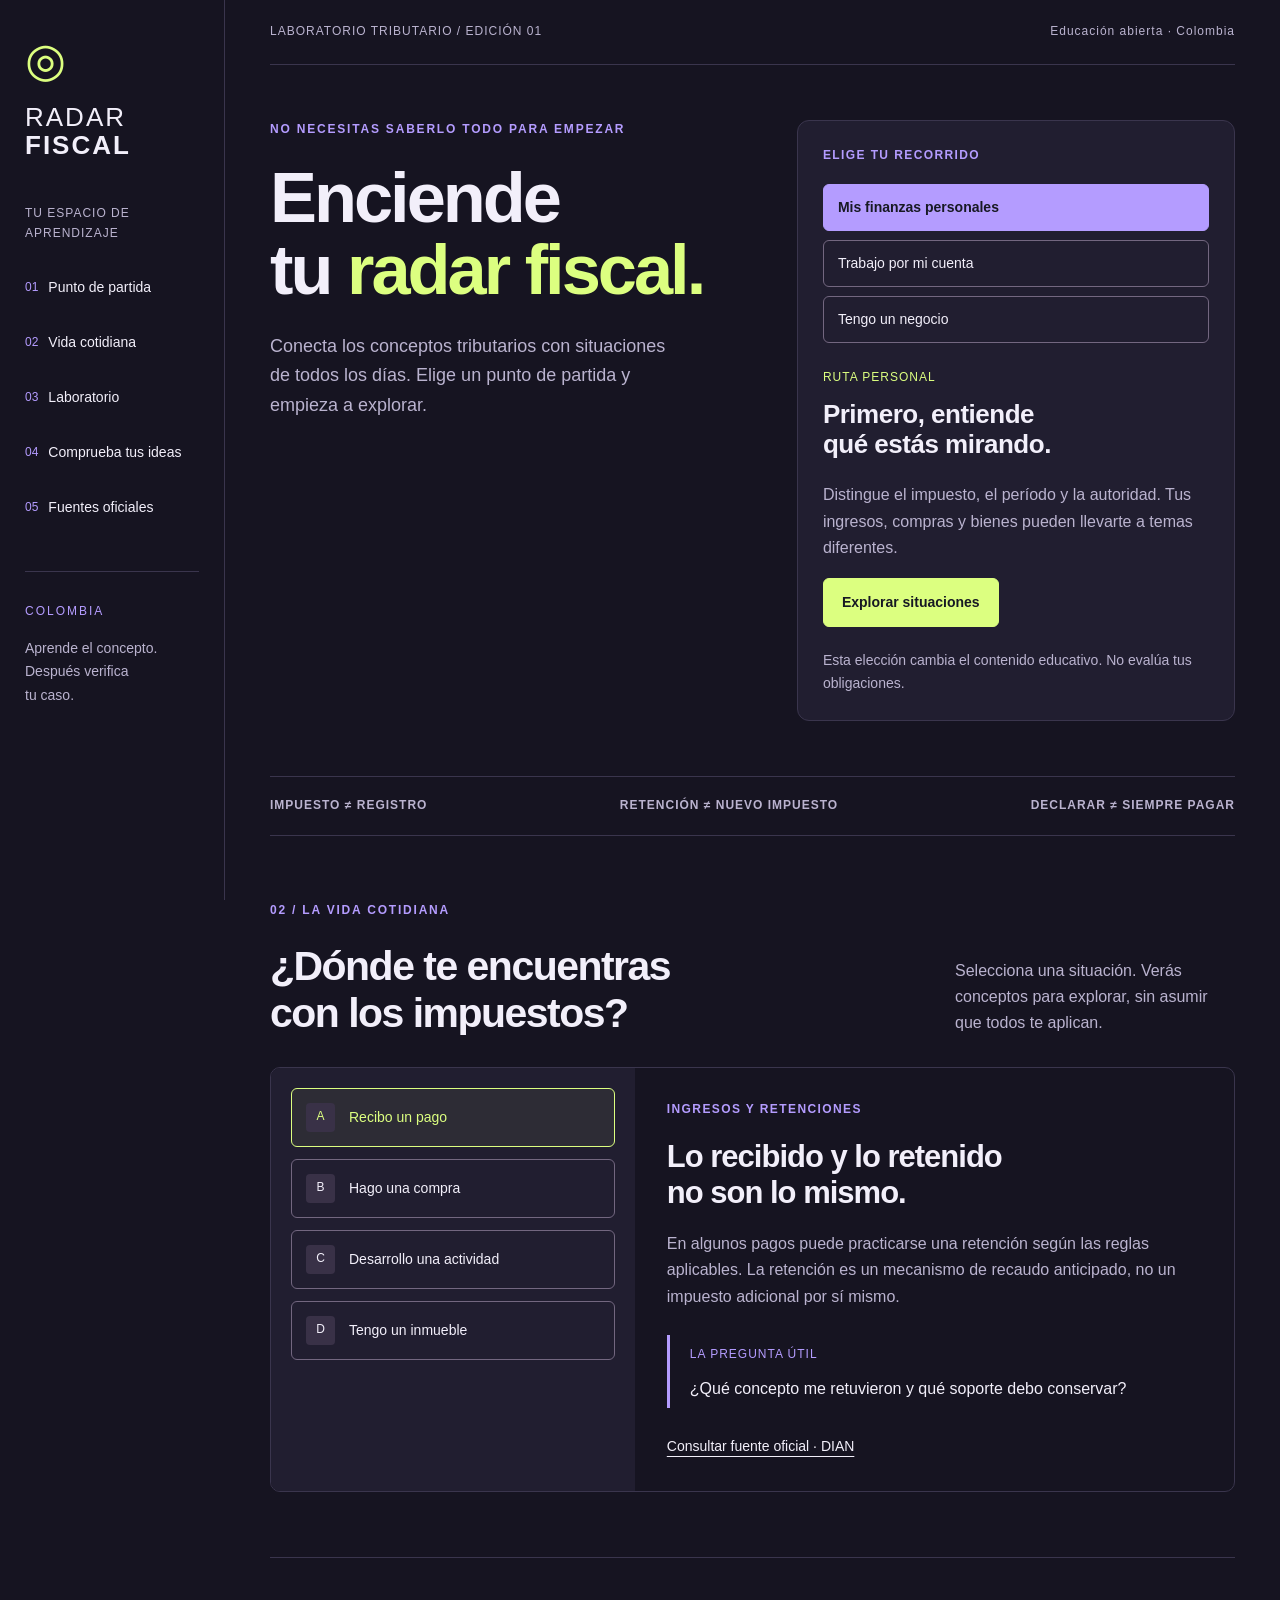
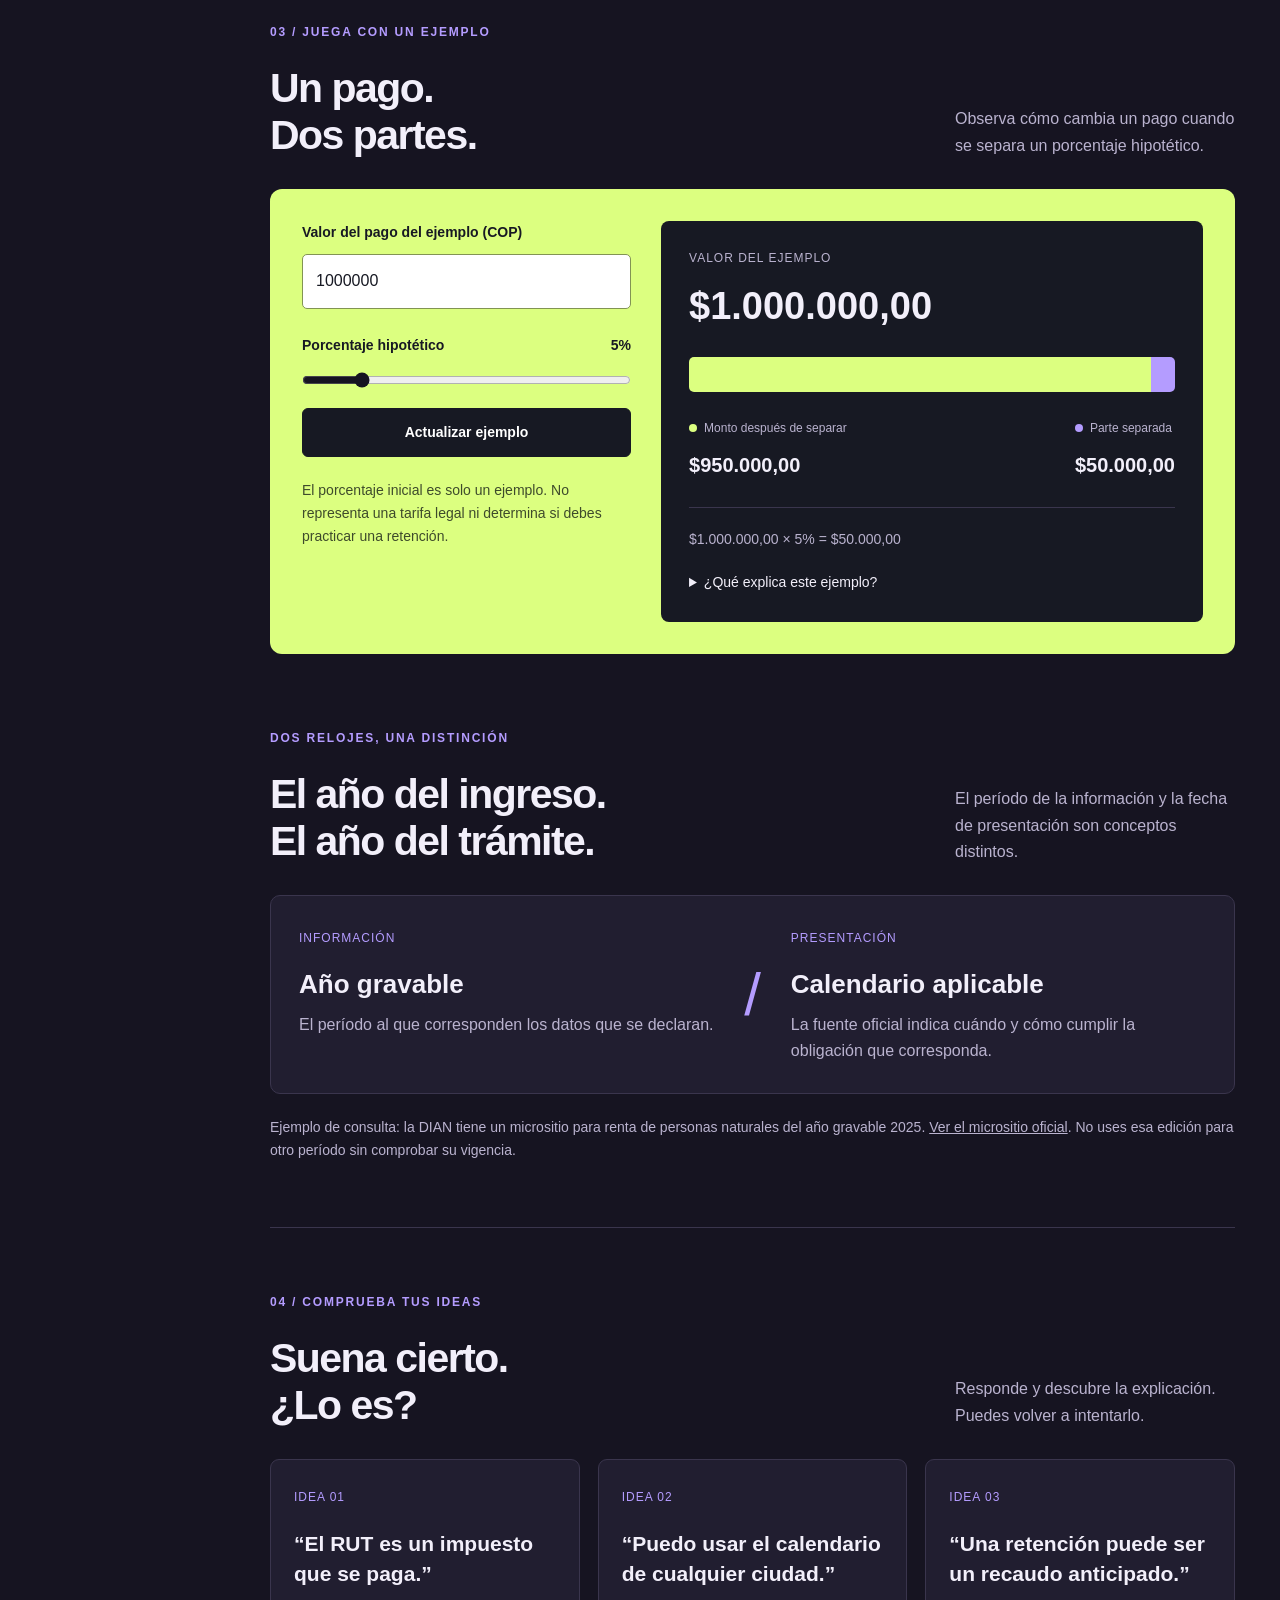
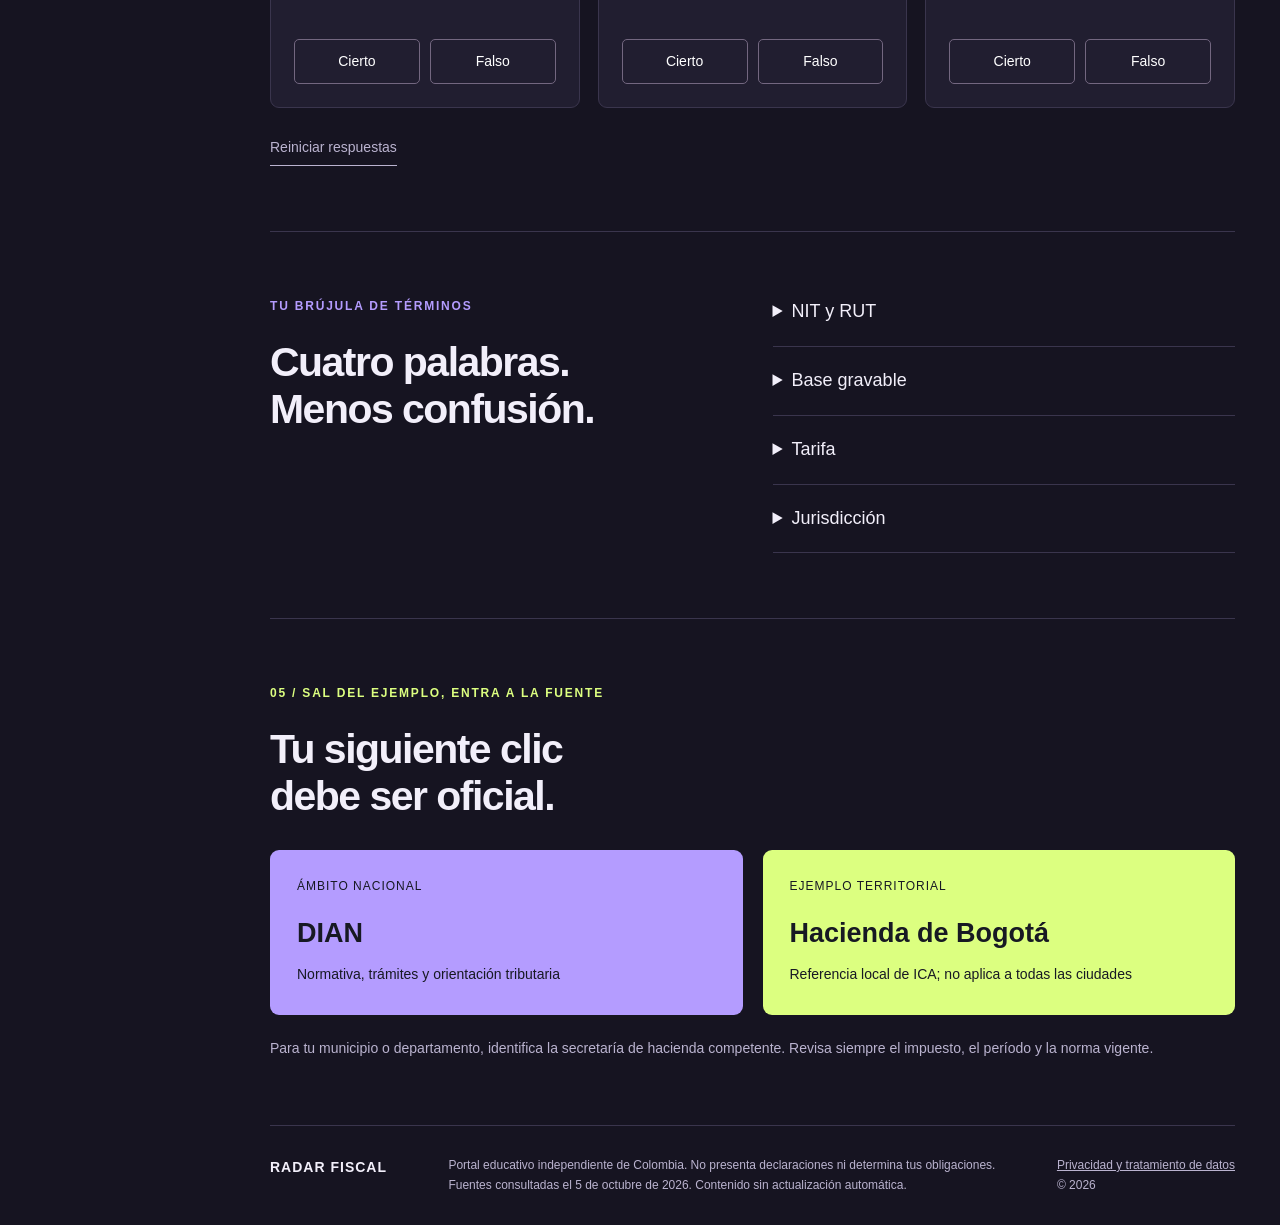
<file: index.html>
<!doctype html>
<html lang="es"><head><meta charset="utf-8"><meta name="viewport" content="width=device-width,initial-scale=1"><title>Radar Fiscal — Aprende a leer tus impuestos</title><meta name="description" content="Un laboratorio educativo sobre impuestos de Colombia: situaciones cotidianas, lecciones breves y ejemplos interactivos."><meta name="theme-color" content="#161421"><link rel="stylesheet" href="estilos.css"><link rel="icon" href="favicon.svg" type="image/svg+xml"><script src="script.js" defer></script></head>
<body><a class="skip" href="#contenido">Saltar al contenido</a><div class="site-shell"><aside class="sidebar"><a class="brand" href="index.html"><span class="brand-symbol" aria-hidden="true">◎</span>RADAR<br><strong>FISCAL</strong></a><p class="sidebar-label">TU ESPACIO DE APRENDIZAJE</p><button id="menu" aria-controls="navigation" aria-expanded="false">Explorar menú</button><nav id="navigation" aria-label="Principal"><a href="#inicio"><span>01</span> Punto de partida</a><a href="#situaciones"><span>02</span> Vida cotidiana</a><a href="#laboratorio"><span>03</span> Laboratorio</a><a href="#ideas"><span>04</span> Comprueba tus ideas</a><a href="#fuentes"><span>05</span> Fuentes oficiales</a></nav><div class="sidebar-note"><span>COLOMBIA</span><p>Aprende el concepto.<br>Después verifica<br>tu caso.</p></div></aside>
<main id="contenido"><header class="topbar"><span>LABORATORIO TRIBUTARIO / EDICIÓN 01</span><span>Educación abierta · Colombia</span></header>
<section id="inicio" class="intro"><div class="intro-title"><p class="eyebrow">NO NECESITAS SABERLO TODO PARA EMPEZAR</p><h1>Enciende<br>tu <em>radar fiscal.</em></h1><p>Conecta los conceptos tributarios con situaciones de todos los días. Elige un punto de partida y empieza a explorar.</p></div><div class="starter"><span class="module-label">ELIGE TU RECORRIDO</span><div class="path-options" role="group" aria-label="Recorrido educativo"><button data-path="personal" class="selected" aria-pressed="true">Mis finanzas personales</button><button data-path="independiente" aria-pressed="false">Trabajo por mi cuenta</button><button data-path="negocio" aria-pressed="false">Tengo un negocio</button></div><div id="path-result" aria-live="polite"><p class="path-label" id="path-label">RUTA PERSONAL</p><h2 id="path-title">Primero, entiende<br>qué estás mirando.</h2><p id="path-description">Distingue el impuesto, el período y la autoridad. Tus ingresos, compras y bienes pueden llevarte a temas diferentes.</p><a class="lime-button" href="#situaciones">Explorar situaciones</a></div><p class="fine">Esta elección cambia el contenido educativo. No evalúa tus obligaciones.</p></div></section>
<div class="concept-band"><span>IMPUESTO ≠ REGISTRO</span><span>RETENCIÓN ≠ NUEVO IMPUESTO</span><span>DECLARAR ≠ SIEMPRE PAGAR</span></div>
<section id="situaciones" class="section"><div class="section-head"><div><p class="eyebrow">02 / LA VIDA COTIDIANA</p><h2>¿Dónde te encuentras<br>con los impuestos?</h2></div><p>Selecciona una situación. Verás conceptos para explorar, sin asumir que todos te aplican.</p></div><div class="scenario-board"><div class="scenario-menu" role="group" aria-label="Situaciones para explorar"><button data-scenario="pago" class="selected" aria-pressed="true"><span>A</span> Recibo un pago</button><button data-scenario="compra" aria-pressed="false"><span>B</span> Hago una compra</button><button data-scenario="actividad" aria-pressed="false"><span>C</span> Desarrollo una actividad</button><button data-scenario="inmueble" aria-pressed="false"><span>D</span> Tengo un inmueble</button></div><article class="scenario-content" aria-live="polite"><p class="module-label" id="scenario-label">INGRESOS Y RETENCIONES</p><h3 id="scenario-title">Lo recibido y lo retenido<br>no son lo mismo.</h3><p id="scenario-description">En algunos pagos puede practicarse una retención según las reglas aplicables. La retención es un mecanismo de recaudo anticipado, no un impuesto adicional por sí mismo.</p><div class="question-block"><span>LA PREGUNTA ÚTIL</span><p id="scenario-question">¿Qué concepto me retuvieron y qué soporte debo conservar?</p></div><a id="scenario-source" href="https://normograma.dian.gov.co/dian/compilacion/docs/oficio_dian_906765_2022.htm" target="_blank" rel="noopener noreferrer">Consultar fuente oficial · DIAN</a></article></div></section>
<section id="laboratorio" class="section lab"><div class="section-head"><div><p class="eyebrow">03 / JUEGA CON UN EJEMPLO</p><h2>Un pago.<br>Dos partes.</h2></div><p>Observa cómo cambia un pago cuando se separa un porcentaje hipotético.</p></div><div class="lab-grid"><form id="lab-form"><label for="gross">Valor del pago del ejemplo (COP)</label><input type="number" id="gross" value="1000000" min="0" max="1000000000000" step="0.01" required><label for="rate">Porcentaje hipotético <output id="rate-label" for="rate">5%</output></label><input id="rate" type="range" min="0" max="30" value="5" step="0.5"><button class="lime-button" type="submit">Actualizar ejemplo</button><p class="fine">El porcentaje inicial es solo un ejemplo. No representa una tarifa legal ni determina si debes practicar una retención.</p><p id="lab-error" role="alert" hidden></p></form><div class="lab-result" id="lab-result" aria-live="polite" aria-atomic="true"><div class="amount-head"><span>VALOR DEL EJEMPLO</span><strong id="gross-result">$1.000.000,00</strong></div><div class="split-bar" aria-hidden="true"><span id="net-bar" style="width:95%"></span><span id="tax-bar" style="width:5%"></span></div><div class="split-values"><div><span class="legend-line net">Monto después de separar</span><strong id="net-result">$950.000,00</strong></div><div><span class="legend-line tax">Parte separada</span><strong id="tax-result">$50.000,00</strong></div></div><p id="lab-equation">$1.000.000,00 × 5% = $50.000,00</p><details><summary>¿Qué explica este ejemplo?</summary><p>La aritmética de separar una parte de un pago. En una operación real hay que verificar concepto, base, tarifa, calidad de las partes y reglas del período. El ejercicio no calcula una obligación.</p></details></div></div></section>
<section class="section timeline"><div class="section-head"><div><p class="eyebrow">DOS RELOJES, UNA DISTINCIÓN</p><h2>El año del ingreso.<br>El año del trámite.</h2></div><p>El período de la información y la fecha de presentación son conceptos distintos.</p></div><div class="year-track"><article><span>INFORMACIÓN</span><h3>Año gravable</h3><p>El período al que corresponden los datos que se declaran.</p></article><div aria-hidden="true" class="track-separator">/</div><article><span>PRESENTACIÓN</span><h3>Calendario aplicable</h3><p>La fuente oficial indica cuándo y cómo cumplir la obligación que corresponda.</p></article></div><p class="fine">Ejemplo de consulta: la DIAN tiene un micrositio para renta de personas naturales del año gravable 2025. <a href="https://micrositios.dian.gov.co/renta-personas-naturales-ag-2025/" target="_blank" rel="noopener noreferrer">Ver el micrositio oficial</a>. No uses esa edición para otro período sin comprobar su vigencia.</p></section>
<section id="ideas" class="section learning"><div class="section-head"><div><p class="eyebrow">04 / COMPRUEBA TUS IDEAS</p><h2>Suena cierto.<br>¿Lo es?</h2></div><p>Responde y descubre la explicación. Puedes volver a intentarlo.</p></div><div class="thought-grid"><article data-thought="rut"><span>IDEA 01</span><h3>“El RUT es un impuesto que se paga.”</h3><div class="thought-buttons"><button data-answer="true" aria-pressed="false">Cierto</button><button data-answer="false" aria-pressed="false">Falso</button></div><p class="thought-feedback" role="status" hidden></p></article><article data-thought="local"><span>IDEA 02</span><h3>“Puedo usar el calendario de cualquier ciudad.”</h3><div class="thought-buttons"><button data-answer="true" aria-pressed="false">Cierto</button><button data-answer="false" aria-pressed="false">Falso</button></div><p class="thought-feedback" role="status" hidden></p></article><article data-thought="retencion"><span>IDEA 03</span><h3>“Una retención puede ser un recaudo anticipado.”</h3><div class="thought-buttons"><button data-answer="true" aria-pressed="false">Cierto</button><button data-answer="false" aria-pressed="false">Falso</button></div><p class="thought-feedback" role="status" hidden></p></article></div><button class="text-button" id="reset-thoughts">Reiniciar respuestas</button></section>
<section class="section terms"><div><p class="eyebrow">TU BRÚJULA DE TÉRMINOS</p><h2>Cuatro palabras.<br>Menos confusión.</h2></div><div><details><summary>NIT y RUT</summary><p>El NIT es el Número de Identificación Tributaria. El RUT es el registro que identifica, ubica y clasifica sujetos de obligaciones administradas por la DIAN.</p><a href="https://www.dian.gov.co/tramitesservicios/tramites-y-servicios/tributarios/Paginas/RUT.aspx" target="_blank" rel="noopener noreferrer">DIAN · RUT y NIT</a></details><details><summary>Base gravable</summary><p>El valor sobre el que se calcula un impuesto o concepto según sus reglas. No asumas que coincide con el total de cualquier factura o pago.</p></details><details><summary>Tarifa</summary><p>El porcentaje o valor aplicable según la norma. Una tarifa de un ejemplo no sustituye la que corresponde a una operación real.</p></details><details><summary>Jurisdicción</summary><p>El ámbito territorial relevante para una obligación. En impuestos locales hay que consultar la autoridad competente y su normativa.</p></details></div></section>
<section id="fuentes" class="section sources"><p class="eyebrow">05 / SAL DEL EJEMPLO, ENTRA A LA FUENTE</p><h2>Tu siguiente clic<br>debe ser oficial.</h2><div class="source-links"><a href="https://www.dian.gov.co/" target="_blank" rel="noopener noreferrer"><span>ÁMBITO NACIONAL</span><strong>DIAN</strong><small>Normativa, trámites y orientación tributaria</small></a><a href="https://www.haciendabogota.gov.co/es/impuestos/impuesto-de-industria-y-comercio-ica" target="_blank" rel="noopener noreferrer"><span>EJEMPLO TERRITORIAL</span><strong>Hacienda de Bogotá</strong><small>Referencia local de ICA; no aplica a todas las ciudades</small></a></div><p class="fine">Para tu municipio o departamento, identifica la secretaría de hacienda competente. Revisa siempre el impuesto, el período y la norma vigente.</p></section>
<footer class="footer"><a class="footer-brand" href="#inicio">RADAR FISCAL</a><p>Portal educativo independiente de Colombia. No presenta declaraciones ni determina tus obligaciones.<br>Fuentes consultadas el 5 de octubre de 2026. Contenido sin actualización automática.</p><span><a href="privacidad.html">Privacidad y tratamiento de datos</a><br>© 2026</span></footer>
</main></div></body></html>
</file>
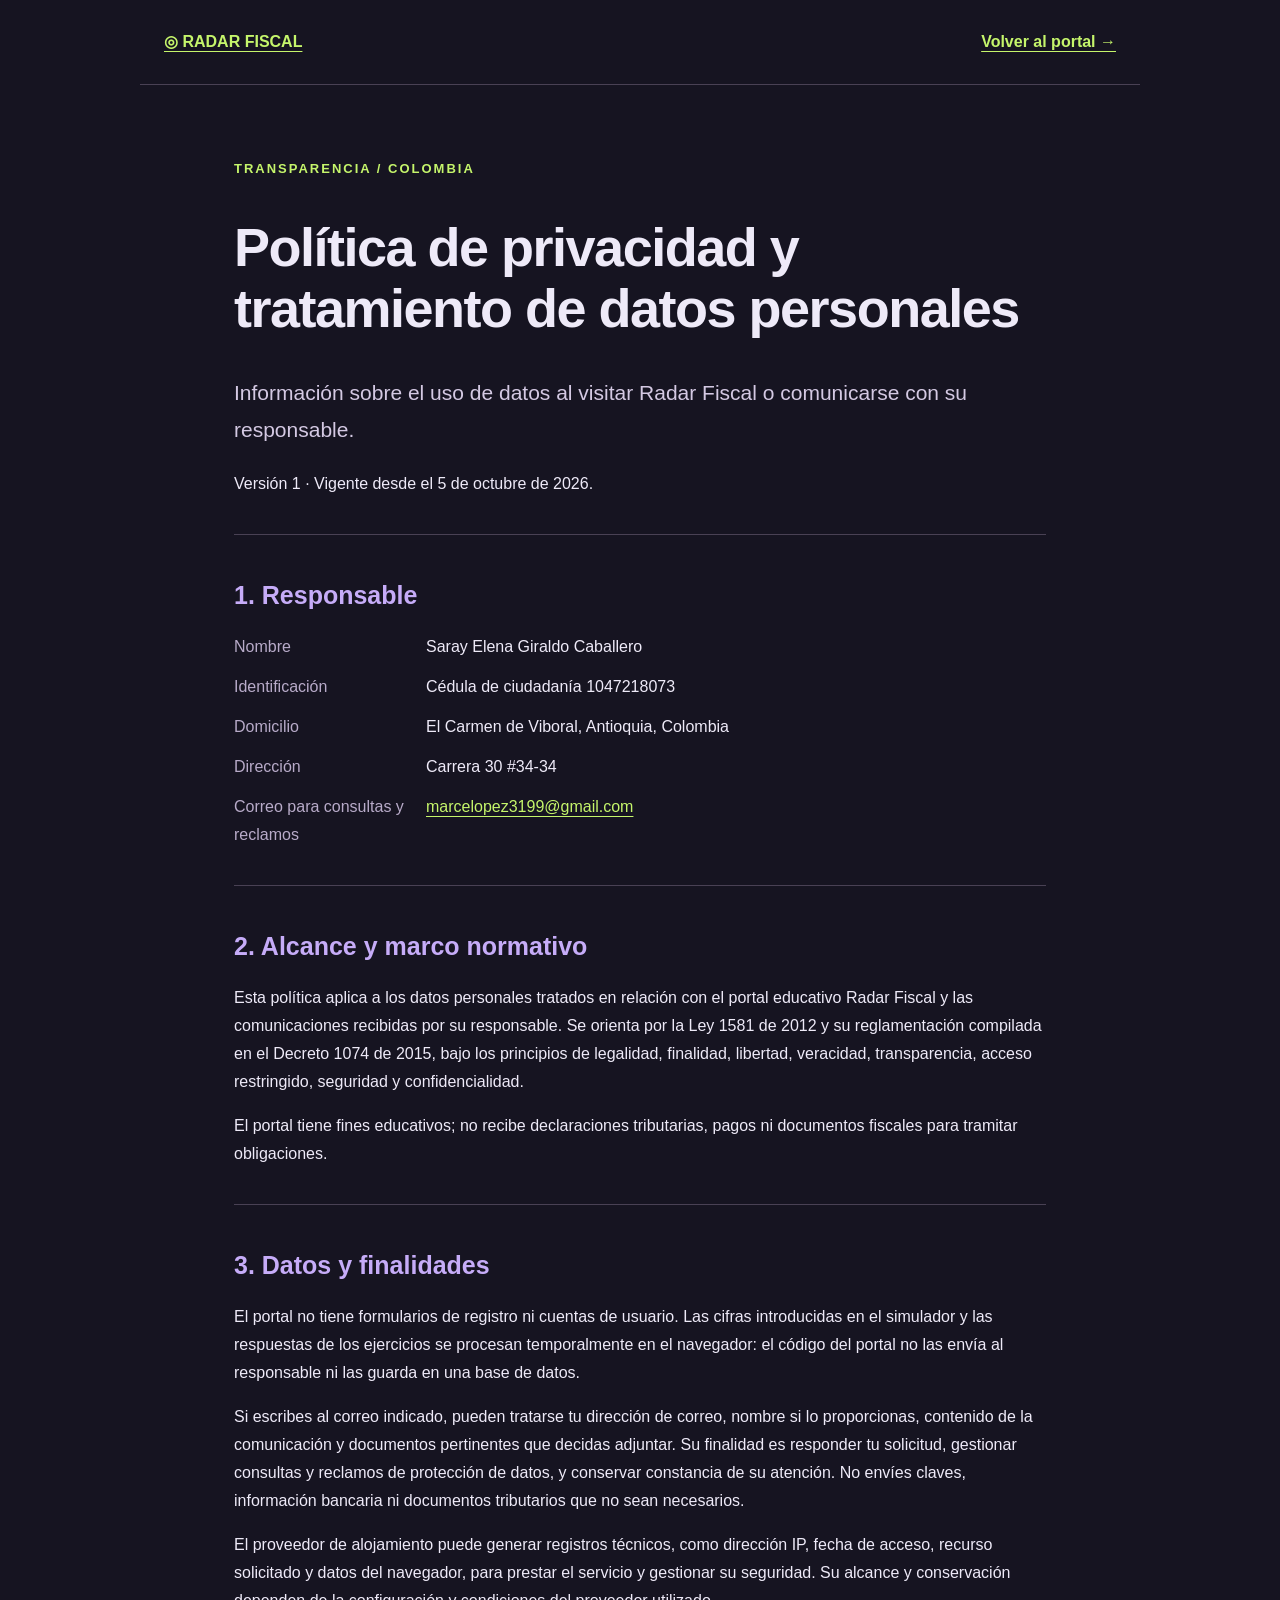
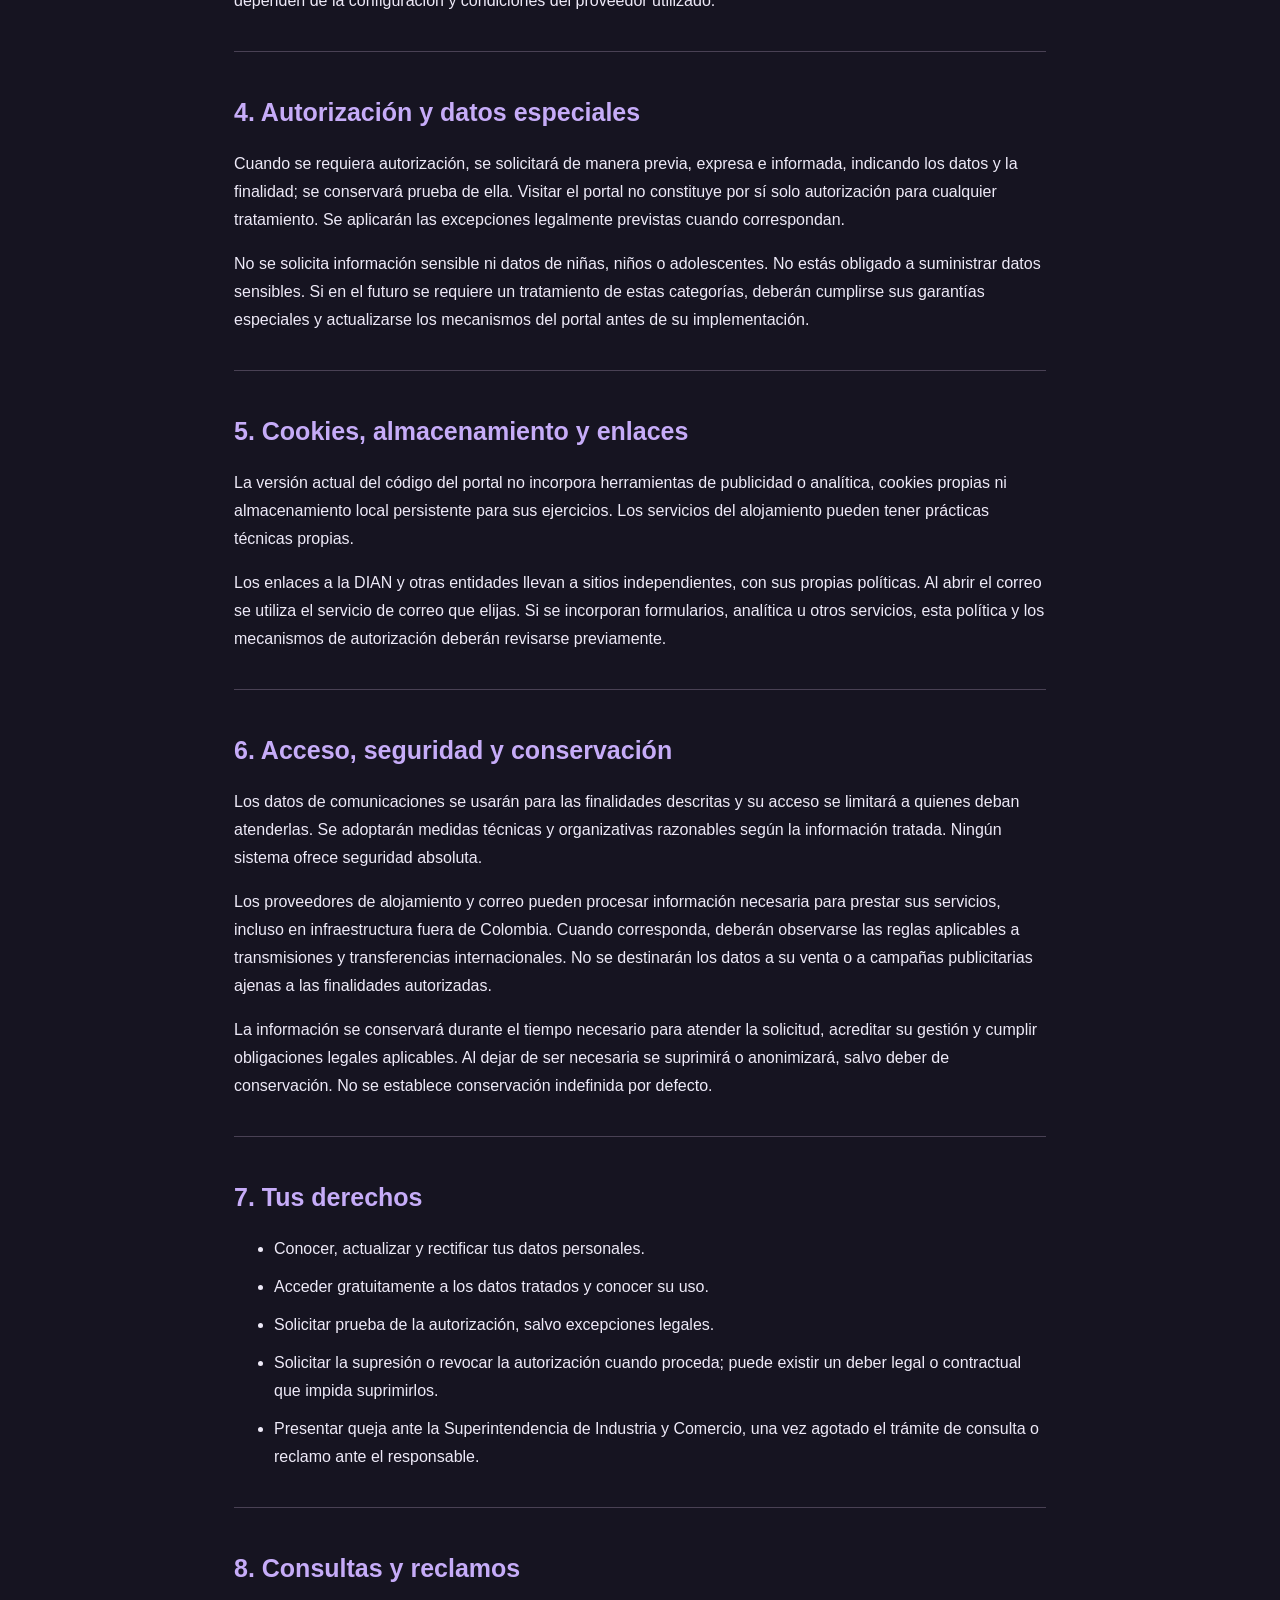
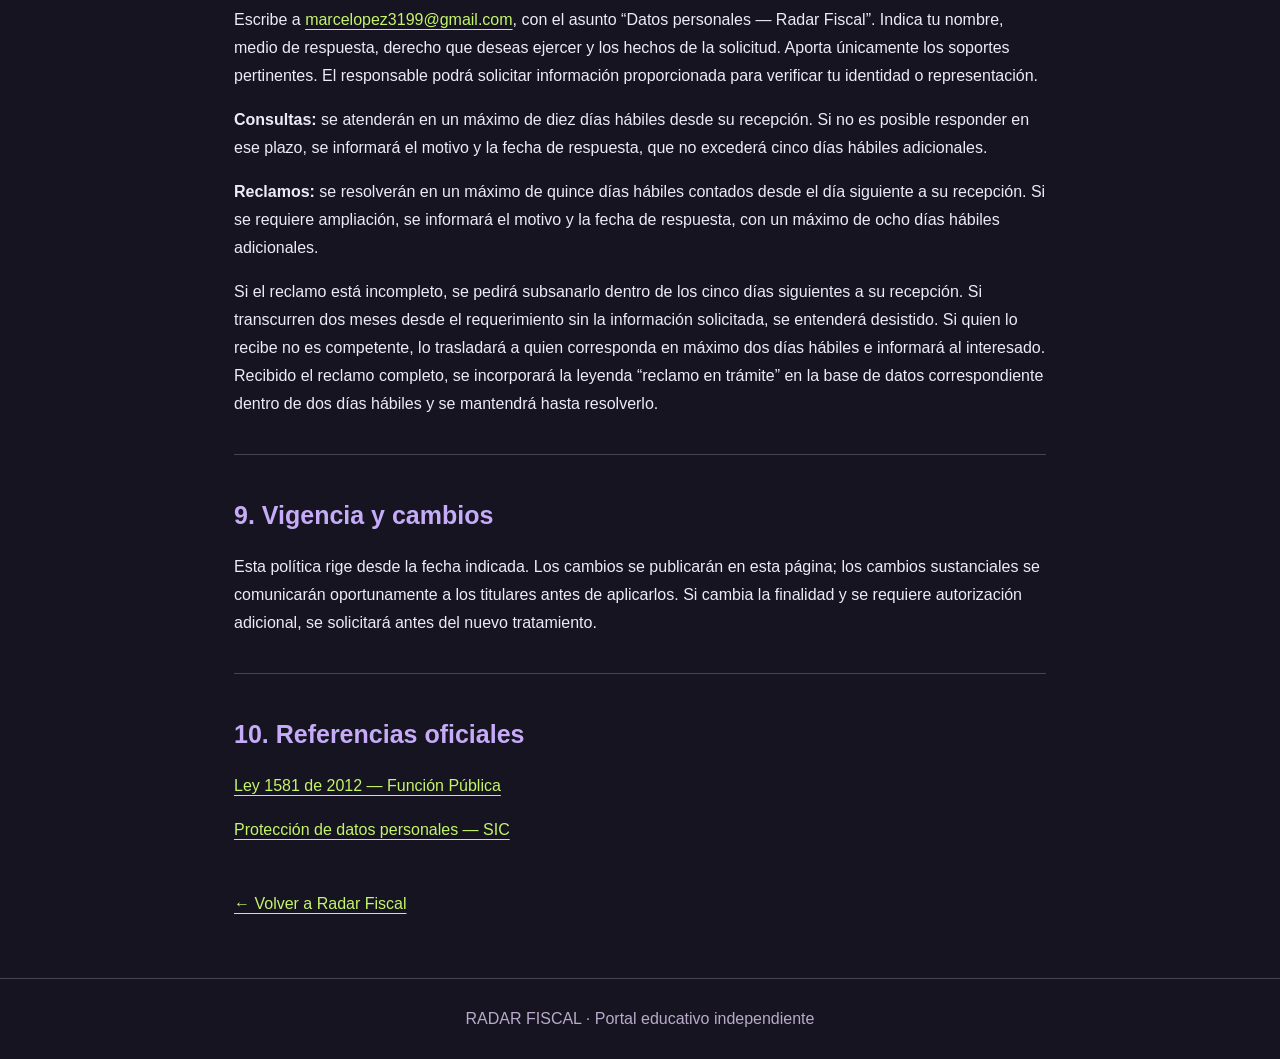
<file: privacidad.html>
<!doctype html><html lang="es"><head><meta charset="utf-8"><meta name="viewport" content="width=device-width,initial-scale=1"><title>Privacidad y tratamiento de datos | Radar Fiscal</title><link rel="icon" href="favicon.svg"><link rel="stylesheet" href="privacidad.css"></head><body><header><a href="index.html">◎ RADAR FISCAL</a><a href="index.html">Volver al portal →</a></header><main><p class="label">TRANSPARENCIA / COLOMBIA</p><h1>Política de privacidad y tratamiento de datos personales</h1><p class="intro">Información sobre el uso de datos al visitar Radar Fiscal o comunicarse con su responsable.</p><p>Versión 1 · Vigente desde el 5 de octubre de 2026.</p><section><h2>1. Responsable</h2><dl><dt>Nombre</dt><dd>Saray Elena Giraldo Caballero</dd><dt>Identificación</dt><dd>Cédula de ciudadanía 1047218073</dd><dt>Domicilio</dt><dd>El Carmen de Viboral, Antioquia, Colombia</dd><dt>Dirección</dt><dd>Carrera 30 #34-34</dd><dt>Correo para consultas y reclamos</dt><dd><a href="mailto:marcelopez3199@gmail.com">marcelopez3199@gmail.com</a></dd></dl></section><section><h2>2. Alcance y marco normativo</h2><p>Esta política aplica a los datos personales tratados en relación con el portal educativo Radar Fiscal y las comunicaciones recibidas por su responsable. Se orienta por la Ley 1581 de 2012 y su reglamentación compilada en el Decreto 1074 de 2015, bajo los principios de legalidad, finalidad, libertad, veracidad, transparencia, acceso restringido, seguridad y confidencialidad.</p><p>El portal tiene fines educativos; no recibe declaraciones tributarias, pagos ni documentos fiscales para tramitar obligaciones.</p></section><section><h2>3. Datos y finalidades</h2><p>El portal no tiene formularios de registro ni cuentas de usuario. Las cifras introducidas en el simulador y las respuestas de los ejercicios se procesan temporalmente en el navegador: el código del portal no las envía al responsable ni las guarda en una base de datos.</p><p>Si escribes al correo indicado, pueden tratarse tu dirección de correo, nombre si lo proporcionas, contenido de la comunicación y documentos pertinentes que decidas adjuntar. Su finalidad es responder tu solicitud, gestionar consultas y reclamos de protección de datos, y conservar constancia de su atención. No envíes claves, información bancaria ni documentos tributarios que no sean necesarios.</p><p>El proveedor de alojamiento puede generar registros técnicos, como dirección IP, fecha de acceso, recurso solicitado y datos del navegador, para prestar el servicio y gestionar su seguridad. Su alcance y conservación dependen de la configuración y condiciones del proveedor utilizado.</p></section><section><h2>4. Autorización y datos especiales</h2><p>Cuando se requiera autorización, se solicitará de manera previa, expresa e informada, indicando los datos y la finalidad; se conservará prueba de ella. Visitar el portal no constituye por sí solo autorización para cualquier tratamiento. Se aplicarán las excepciones legalmente previstas cuando correspondan.</p><p>No se solicita información sensible ni datos de niñas, niños o adolescentes. No estás obligado a suministrar datos sensibles. Si en el futuro se requiere un tratamiento de estas categorías, deberán cumplirse sus garantías especiales y actualizarse los mecanismos del portal antes de su implementación.</p></section><section><h2>5. Cookies, almacenamiento y enlaces</h2><p>La versión actual del código del portal no incorpora herramientas de publicidad o analítica, cookies propias ni almacenamiento local persistente para sus ejercicios. Los servicios del alojamiento pueden tener prácticas técnicas propias.</p><p>Los enlaces a la DIAN y otras entidades llevan a sitios independientes, con sus propias políticas. Al abrir el correo se utiliza el servicio de correo que elijas. Si se incorporan formularios, analítica u otros servicios, esta política y los mecanismos de autorización deberán revisarse previamente.</p></section><section><h2>6. Acceso, seguridad y conservación</h2><p>Los datos de comunicaciones se usarán para las finalidades descritas y su acceso se limitará a quienes deban atenderlas. Se adoptarán medidas técnicas y organizativas razonables según la información tratada. Ningún sistema ofrece seguridad absoluta.</p><p>Los proveedores de alojamiento y correo pueden procesar información necesaria para prestar sus servicios, incluso en infraestructura fuera de Colombia. Cuando corresponda, deberán observarse las reglas aplicables a transmisiones y transferencias internacionales. No se destinarán los datos a su venta o a campañas publicitarias ajenas a las finalidades autorizadas.</p><p>La información se conservará durante el tiempo necesario para atender la solicitud, acreditar su gestión y cumplir obligaciones legales aplicables. Al dejar de ser necesaria se suprimirá o anonimizará, salvo deber de conservación. No se establece conservación indefinida por defecto.</p></section><section><h2>7. Tus derechos</h2><ul><li>Conocer, actualizar y rectificar tus datos personales.</li><li>Acceder gratuitamente a los datos tratados y conocer su uso.</li><li>Solicitar prueba de la autorización, salvo excepciones legales.</li><li>Solicitar la supresión o revocar la autorización cuando proceda; puede existir un deber legal o contractual que impida suprimirlos.</li><li>Presentar queja ante la Superintendencia de Industria y Comercio, una vez agotado el trámite de consulta o reclamo ante el responsable.</li></ul></section><section><h2>8. Consultas y reclamos</h2><p>Escribe a <a href="mailto:marcelopez3199@gmail.com">marcelopez3199@gmail.com</a>, con el asunto “Datos personales — Radar Fiscal”. Indica tu nombre, medio de respuesta, derecho que deseas ejercer y los hechos de la solicitud. Aporta únicamente los soportes pertinentes. El responsable podrá solicitar información proporcionada para verificar tu identidad o representación.</p><p><strong>Consultas:</strong> se atenderán en un máximo de diez días hábiles desde su recepción. Si no es posible responder en ese plazo, se informará el motivo y la fecha de respuesta, que no excederá cinco días hábiles adicionales.</p><p><strong>Reclamos:</strong> se resolverán en un máximo de quince días hábiles contados desde el día siguiente a su recepción. Si se requiere ampliación, se informará el motivo y la fecha de respuesta, con un máximo de ocho días hábiles adicionales.</p><p>Si el reclamo está incompleto, se pedirá subsanarlo dentro de los cinco días siguientes a su recepción. Si transcurren dos meses desde el requerimiento sin la información solicitada, se entenderá desistido. Si quien lo recibe no es competente, lo trasladará a quien corresponda en máximo dos días hábiles e informará al interesado. Recibido el reclamo completo, se incorporará la leyenda “reclamo en trámite” en la base de datos correspondiente dentro de dos días hábiles y se mantendrá hasta resolverlo.</p></section><section><h2>9. Vigencia y cambios</h2><p>Esta política rige desde la fecha indicada. Los cambios se publicarán en esta página; los cambios sustanciales se comunicarán oportunamente a los titulares antes de aplicarlos. Si cambia la finalidad y se requiere autorización adicional, se solicitará antes del nuevo tratamiento.</p></section><section><h2>10. Referencias oficiales</h2><p><a href="https://www.funcionpublica.gov.co/eva/gestornormativo/norma.php?i=49981" target="_blank" rel="noopener noreferrer">Ley 1581 de 2012 — Función Pública</a></p><p><a href="https://sedeelectronica.sic.gov.co/delegatura/proteccion-de-datos-personales" target="_blank" rel="noopener noreferrer">Protección de datos personales — SIC</a></p></section><a class="back" href="index.html">← Volver a Radar Fiscal</a></main><footer>RADAR FISCAL · Portal educativo independiente</footer></body></html>
</file>
<file: estilos.css>
/* RADAR FISCAL — variables de identidad */
:root{
  --bg:#161421;
  --panel:#211e30;
  --line:#3a354d;
  --text:#f2effa;
  --muted:#bab3cf;
  --violet:#b49cff;
  --lime:#dcff80;
  --ink:#171923}

*{
  box-sizing:border-box}
html{
  scroll-behavior:smooth;
  scroll-padding-top:24px}
body{
  margin:0;
  background:var(--bg);
  color:var(--text);
  font:16px/1.65 Arial,Helvetica,sans-serif}
a{
  color:inherit}
button,input{
  font:inherit}
button,summary{
  cursor:pointer}
h1,h2,h3,p{
  margin-top:0}
[hidden]{
  display:none!important}
:focus-visible{
  outline:3px solid var(--lime);
  outline-offset:5px}
.site-shell{
  max-width:1680px;
  margin:auto;
  display:grid;
  grid-template-columns:225px minmax(0,1fr)}
.sidebar{
  border-right:1px solid var(--line);
  padding:35px 25px;
  position:sticky;
  top:0;
  height:100vh}
.brand{
  display:block;
  text-decoration:none;
  font-size:26px;
  line-height:1.05;
  letter-spacing:2px}
.brand strong{
  font-weight:800}
.brand-symbol{
  display:block;
  font-size:47px;
  color:var(--lime);
  margin-bottom:20px}
.sidebar-label{
  font-size:12px;
  letter-spacing:1px;
  color:var(--muted);
  margin:45px 0 20px}
nav{
  display:flex;
  flex-direction:column;
  gap:8px}
nav a{
  font-size:14px;
  display:flex;
  align-items:start;
  gap:10px;
  text-decoration:none;
  padding:12px 0}
nav a:hover{
  color:var(--lime)}
nav span{
  color:var(--violet);
  font-size:12px;
  padding-top:2px}
.sidebar-note{
  border-top:1px solid var(--line);
  margin-top:40px;
  padding-top:25px}
.sidebar-note span{
  font-size:12px;
  letter-spacing:2px;
  color:var(--violet)}
.sidebar-note p{
  margin:14px 0 0;
  font-size:14px;
  color:var(--muted)}
#menu{
  display:none}
main{
  padding:0 45px;
  min-width:0}
.topbar{
  display:flex;
  justify-content:space-between;
  gap:25px;
  border-bottom:1px solid var(--line);
  padding:22px 0;
  font-size:12px;
  letter-spacing:1px;
  color:var(--muted)}
.intro{
  display:grid;
  grid-template-columns:1.1fr 1fr;
  gap:45px;
  padding:55px 0}
.eyebrow{
  font-size:12px;
  letter-spacing:1.8px;
  color:var(--violet);
  font-weight:700;
  margin-bottom:22px}
h1{
  font-size:clamp(48px,5.5vw,80px);
  line-height:1.03;
  letter-spacing:-3px;
  margin-bottom:25px;
  font-weight:800}
h1 em{
  font-style:normal;
  color:var(--lime)}
.intro-title>p:last-child{
  max-width:415px;
  color:var(--muted);
  font-size:18px}
.starter{
  border:1px solid var(--line);
  background:var(--panel);
  padding:25px;
  border-radius:12px}
.module-label{
  display:block;
  font-size:12px;
  letter-spacing:1.4px;
  font-weight:700;
  color:var(--violet)}
.path-options{
  display:flex;
  flex-direction:column;
  gap:9px;
  margin:18px 0 25px}
.path-options button{
  background:transparent;
  color:var(--text);
  border:1px solid #736780;
  border-radius:6px;
  padding:11px 14px;
  font-size:14px;
  text-align:left}
.path-options button.selected{
  background:var(--violet);
  color:var(--ink);
  border-color:var(--violet);
  font-weight:700}
.path-label{
  font-size:12px;
  letter-spacing:1px;
  color:var(--lime);
  margin-bottom:12px}
#path-result h2{
  font-size:26px;
  line-height:1.15;
  letter-spacing:-.5px}
#path-description{
  color:var(--muted);
  font-size:16px}
.lime-button{
  display:inline-flex;
  align-items:center;
  justify-content:center;
  background:var(--lime);
  color:var(--ink);
  padding:12px 18px;
  border:1px solid var(--lime);
  border-radius:6px;
  text-decoration:none;
  font-weight:700;
  font-size:14px}
.lime-button:hover{
  background:#c6eb65}
.fine{
  font-size:14px;
  color:var(--muted);
  margin:22px 0 0}
.concept-band{
  display:flex;
  gap:20px;
  justify-content:space-between;
  border-block:1px solid var(--line);
  padding:19px 0;
  font-size:12px;
  font-weight:700;
  letter-spacing:1px;
  color:var(--muted)}
.section{
  padding:65px 0;
  border-bottom:1px solid var(--line)}
.section-head{
  display:flex;
  justify-content:space-between;
  align-items:end;
  gap:30px;
  margin-bottom:30px}
h2{
  font-size:clamp(30px,3.2vw,44px);
  line-height:1.15;
  letter-spacing:-1.5px;
  margin-bottom:23px}
.section-head h2{
  margin-bottom:0}
.section-head>p{
  max-width:280px;
  color:var(--muted);
  margin:0}
.scenario-board{
  display:grid;
  grid-template-columns:.85fr 1.4fr;
  border:1px solid var(--line);
  border-radius:10px;
  overflow:hidden}
.scenario-menu{
  background:var(--panel);
  display:flex;
  flex-direction:column;
  padding:20px;
  gap:12px}
.scenario-menu button{
  display:flex;
  align-items:center;
  gap:14px;
  background:transparent;
  border:1px solid #736780;
  color:var(--text);
  padding:14px;
  border-radius:6px;
  text-align:left;
  font-size:14px}
.scenario-menu button.selected{
  border-color:var(--lime);
  color:var(--lime);
  background:#dcff8010}
.scenario-menu button span{
  display:flex;
  align-items:center;
  justify-content:center;
  flex-shrink:0;
  width:29px;
  height:29px;
  background:#393147;
  border-radius:4px;
  font-size:12px}
.scenario-content{
  padding:32px}
.scenario-content h3{
  font-size:31px;
  line-height:1.15;
  letter-spacing:-1px;
  margin:20px 0}
.scenario-content>p:not(.module-label){
  color:var(--muted)}
.question-block{
  border-left:3px solid var(--violet);
  padding:5px 0 5px 20px;
  margin:25px 0}
.question-block span{
  font-size:12px;
  letter-spacing:1px;
  color:var(--violet)}
.question-block p{
  margin:10px 0 0}
.scenario-content>a{
  font-size:14px;
  text-underline-offset:5px}
.lab{
  border-bottom:0}
.lab-grid{
  display:grid;
  grid-template-columns:.85fr 1.4fr;
  gap:30px;
  background:var(--lime);
  color:var(--ink);
  border-radius:12px;
  padding:32px}
.lab-grid form label{
  display:block;
  font-size:14px;
  font-weight:700;
  margin-bottom:10px}
.lab-grid input[type=number]{
  width:100%;
  padding:13px;
  border:1px solid #829453;
  border-radius:5px;
  background:#fff;
  color:var(--ink);
  margin-bottom:25px;
  min-width:0}
.lab-grid input[type=range]{
  width:100%;
  accent-color:#161421;
  margin:5px 0 20px}
output{
  float:right}
.lab-grid .lime-button{
  background:var(--ink);
  color:white;
  border-color:var(--ink);
  width:100%}
.lab-grid .fine{
  color:#3e4b2b}
.lab-result{
  background:var(--ink);
  color:var(--text);
  border-radius:8px;
  padding:28px;
  min-width:0}
.amount-head span{
  font-size:12px;
  letter-spacing:1px;
  color:var(--muted);
  display:block}
.amount-head strong{
  font-size:clamp(24px,3vw,38px);
  display:block;
  line-height:1.25;
  margin-top:14px;
  overflow-wrap:anywhere}
.split-bar{
  height:35px;
  display:flex;
  overflow:hidden;
  border-radius:5px;
  margin:27px 0}
.split-bar span{
  transition:width .2s}
.split-bar span:first-child{
  background:var(--lime)}
.split-bar span:last-child{
  background:var(--violet)}
.split-values{
  display:flex;
  justify-content:space-between;
  gap:20px}
.split-values>div{
  min-width:0}
.legend-line{
  font-size:12px;
  display:block;
  color:var(--muted)}
.legend-line::before{
  content:'';
  width:8px;
  height:8px;
  display:inline-block;
  border-radius:50%;
  margin-right:7px}
.legend-line.net::before{
  background:var(--lime)}
.legend-line.tax::before{
  background:var(--violet)}
.split-values strong{
  display:block;
  font-size:20px;
  margin-top:10px;
  overflow-wrap:anywhere}
#lab-equation{
  font-size:14px;
  color:var(--muted);
  border-top:1px solid var(--line);
  padding-top:20px;
  margin:25px 0 20px}
.lab-result details{
  font-size:14px}
.lab-result details p{
  color:var(--muted);
  margin-top:15px}
#lab-error{
  font-size:14px;
  font-weight:700}
.timeline{
  padding-top:10px}
.year-track{
  display:flex;
  align-items:stretch;
  gap:30px;
  padding:28px;
  background:var(--panel);
  border:1px solid var(--line);
  border-radius:10px}
.year-track article{
  flex:1}
.year-track article>span{
  font-size:12px;
  letter-spacing:1px;
  color:var(--violet)}
.year-track h3{
  font-size:26px;
  line-height:1.2;
  margin:18px 0 12px}
.year-track p{
  color:var(--muted);
  margin:0}
.track-separator{
  font-size:60px;
  font-weight:200;
  align-self:center;
  color:var(--violet)}
.thought-grid{
  display:grid;
  grid-template-columns:repeat(3,1fr);
  gap:18px}
.thought-grid article{
  background:var(--panel);
  border:1px solid var(--line);
  padding:23px;
  border-radius:9px}
.thought-grid article>span{
  font-size:12px;
  letter-spacing:1px;
  color:var(--violet)}
.thought-grid h3{
  font-size:21px;
  line-height:1.4;
  min-height:90px;
  margin:20px 0}
.thought-buttons{
  display:flex;
  gap:10px}
.thought-buttons button{
  flex:1;
  background:transparent;
  border:1px solid #736780;
  color:white;
  padding:10px;
  border-radius:5px;
  font-size:14px}
.thought-buttons button.selected{
  background:var(--violet);
  border-color:var(--violet);
  color:var(--ink)}
.thought-feedback{
  font-size:14px;
  border-top:1px solid var(--line);
  padding-top:17px;
  margin:20px 0 0;
  color:var(--lime)}
.text-button{
  background:none;
  border:0;
  border-bottom:1px solid var(--muted);
  color:var(--muted);
  font-size:14px;
  padding:6px 0;
  margin-top:22px}
.terms{
  display:grid;
  grid-template-columns:1fr 1fr;
  gap:40px}
.terms details{
  border-bottom:1px solid var(--line);
  padding:19px 0}
.terms details:first-child{
  padding-top:0}
.terms summary{
  font-size:18px}
.terms details p{
  color:var(--muted);
  margin-top:17px}
.terms details a{
  font-size:14px}
.sources .eyebrow{
  color:var(--lime)}
.source-links{
  display:grid;
  grid-template-columns:1fr 1fr;
  gap:20px;
  margin-top:30px}
.source-links a{
  display:block;
  background:var(--violet);
  color:var(--ink);
  padding:27px;
  text-decoration:none;
  border-radius:9px}
.source-links a:last-child{
  background:var(--lime)}
.source-links span{
  display:block;
  font-size:12px;
  letter-spacing:1px}
.source-links strong{
  display:block;
  font-size:27px;
  line-height:1.2;
  margin:20px 0 12px}
.source-links small{
  font-size:14px}
.source-links a:hover{
  text-decoration:underline;
  text-underline-offset:4px}
.footer{
  padding:30px 0;
  display:flex;
  gap:25px;
  align-items:start;
  justify-content:space-between}
.footer-brand{
  font-size:14px;
  font-weight:800;
  letter-spacing:1px;
  text-decoration:none;
  white-space:nowrap}
.footer p,.footer>span{
  font-size:12px;
  color:var(--muted);
  margin:0}
.skip{
  position:fixed;
  top:-100px;
  background:var(--lime);
  color:var(--ink);
  padding:10px;
  z-index:100}
.skip:focus{
  top:10px}

@media(min-width:1600px){
  h1{
  font-size:80px}
}

@media(max-width:1150px){
  .site-shell{
  grid-template-columns:190px minmax(0,1fr)}
.sidebar{
  padding:30px 20px}
main{
  padding:0 30px}
.intro{
  gap:30px;
  grid-template-columns:1fr 1fr}
.intro h1{
  font-size:54px}
.thought-grid{
  grid-template-columns:1fr}
.thought-grid h3{
  min-height:0}
.lab-grid{
  padding:25px;
  gap:25px}
.split-values{
  flex-direction:column;
  gap:15px}
.section-head{
  align-items:start}
.topbar>span:last-child{
  display:none}
}

@media(max-width:800px){
  .site-shell{
  display:block}
.sidebar{
  height:auto;
  position:relative;
  border-right:0;
  border-bottom:1px solid var(--line);
  padding:20px 6%;
  display:flex;
  justify-content:space-between;
  align-items:center;
  flex-wrap:wrap;
  gap:20px}
.brand{
  font-size:21px;
  line-height:1.1}
.brand-symbol{
  display:inline-block;
  margin:0 10px 0 0;
  font-size:30px;
  float:left}
.brand br{
  display:none}
.brand strong{
  margin-left:5px}
.sidebar-label,.sidebar-note{
  display:none}
#menu{
  display:block;
  border:1px solid #736780;
  background:transparent;
  color:var(--text);
  padding:9px 13px;
  border-radius:5px;
  font-size:14px}
nav{
  width:100%;
  gap:0}
body.js nav{
  display:none}
body.js nav.open{
  display:flex}
main{
  padding:0 6%}
.topbar{
  font-size:12px}
.intro{
  padding:35px 0;
  grid-template-columns:1fr}
.intro h1{
  font-size:clamp(43px,10vw,66px)}
.intro-title>p:last-child{
  max-width:none;
  font-size:17px}
.starter{
  padding:23px}
.concept-band{
  flex-wrap:wrap;
  gap:12px 20px;
  font-size:12px}
.section{
  padding:45px 0}
.section-head{
  display:block}
.section-head>p{
  margin-top:20px;
  max-width:none}
.scenario-board,.lab-grid,.terms{
  grid-template-columns:1fr}
.scenario-menu{
  display:grid;
  grid-template-columns:1fr 1fr;
  padding:17px;
  gap:10px}
.scenario-menu button{
  padding:12px;
  gap:9px}
.scenario-content{
  padding:25px}
.scenario-content h3{
  font-size:29px}
.lab-result{
  padding:24px}
.split-values{
  flex-direction:row}
.year-track{
  padding:25px;
  gap:20px}
.year-track h3{
  font-size:23px}
.year-track p{
  font-size:16px}
.track-separator{
  font-size:40px}
.timeline{
  padding-top:0}
.thought-grid{
  grid-template-columns:1fr}
.terms{
  gap:20px}
.source-links{
  grid-template-columns:1fr}
.footer{
  flex-wrap:wrap}
.footer p{
  width:100%;
  order:3}
}

@media(max-width:430px){
  .scenario-menu{
  grid-template-columns:1fr}
.year-track{
  flex-direction:column;
  gap:20px}
.track-separator{
  display:none}
.year-track article:first-child{
  border-bottom:1px solid var(--line);
  padding-bottom:25px}
.split-values{
  flex-direction:column}
.lab-grid{
  padding:20px}
.starter h2{
  font-size:25px}
}

@media(prefers-reduced-motion:reduce){
  html{
  scroll-behavior:auto}
.split-bar span{
  transition:none}
}
</file>
<file: privacidad.css>
:root{color-scheme:dark}*{box-sizing:border-box}body{margin:0;background:#161421;color:#eeeaf8;font:16px/1.75 Arial,sans-serif}a{color:#c5f56b;text-underline-offset:4px}a:focus-visible{outline:3px solid #c5f56b;outline-offset:5px}header{display:flex;justify-content:space-between;gap:20px;max-width:1000px;margin:auto;padding:28px 24px;border-bottom:1px solid #494154}header a{font-weight:bold}main{max-width:860px;margin:auto;padding:60px 24px}h1{font-size:clamp(32px,6vw,54px);line-height:1.13;letter-spacing:-1.5px}h2{font-size:25px;line-height:1.3;color:#c6acf8}.label{color:#c5f56b;font-size:13px;font-weight:bold;letter-spacing:2px}.intro{font-size:21px;color:#d4c9e3}section{border-top:1px solid #494154;padding-top:24px;margin-top:36px}dl{display:grid;grid-template-columns:180px 1fr;gap:12px}dt{color:#b8abc9}dd{margin:0;overflow-wrap:anywhere}li{margin:10px 0}.back{display:inline-block;margin-top:30px}footer{padding:26px;text-align:center;border-top:1px solid #494154;color:#b8abc9}@media(max-width:550px){header{flex-direction:column}main{padding-top:30px}dl{grid-template-columns:1fr;gap:4px}dd{margin-bottom:14px}}@media print{body{background:white;color:black}h2,a{color:black}header,footer,.back{display:none}main{padding:0;max-width:none}}
</file>
